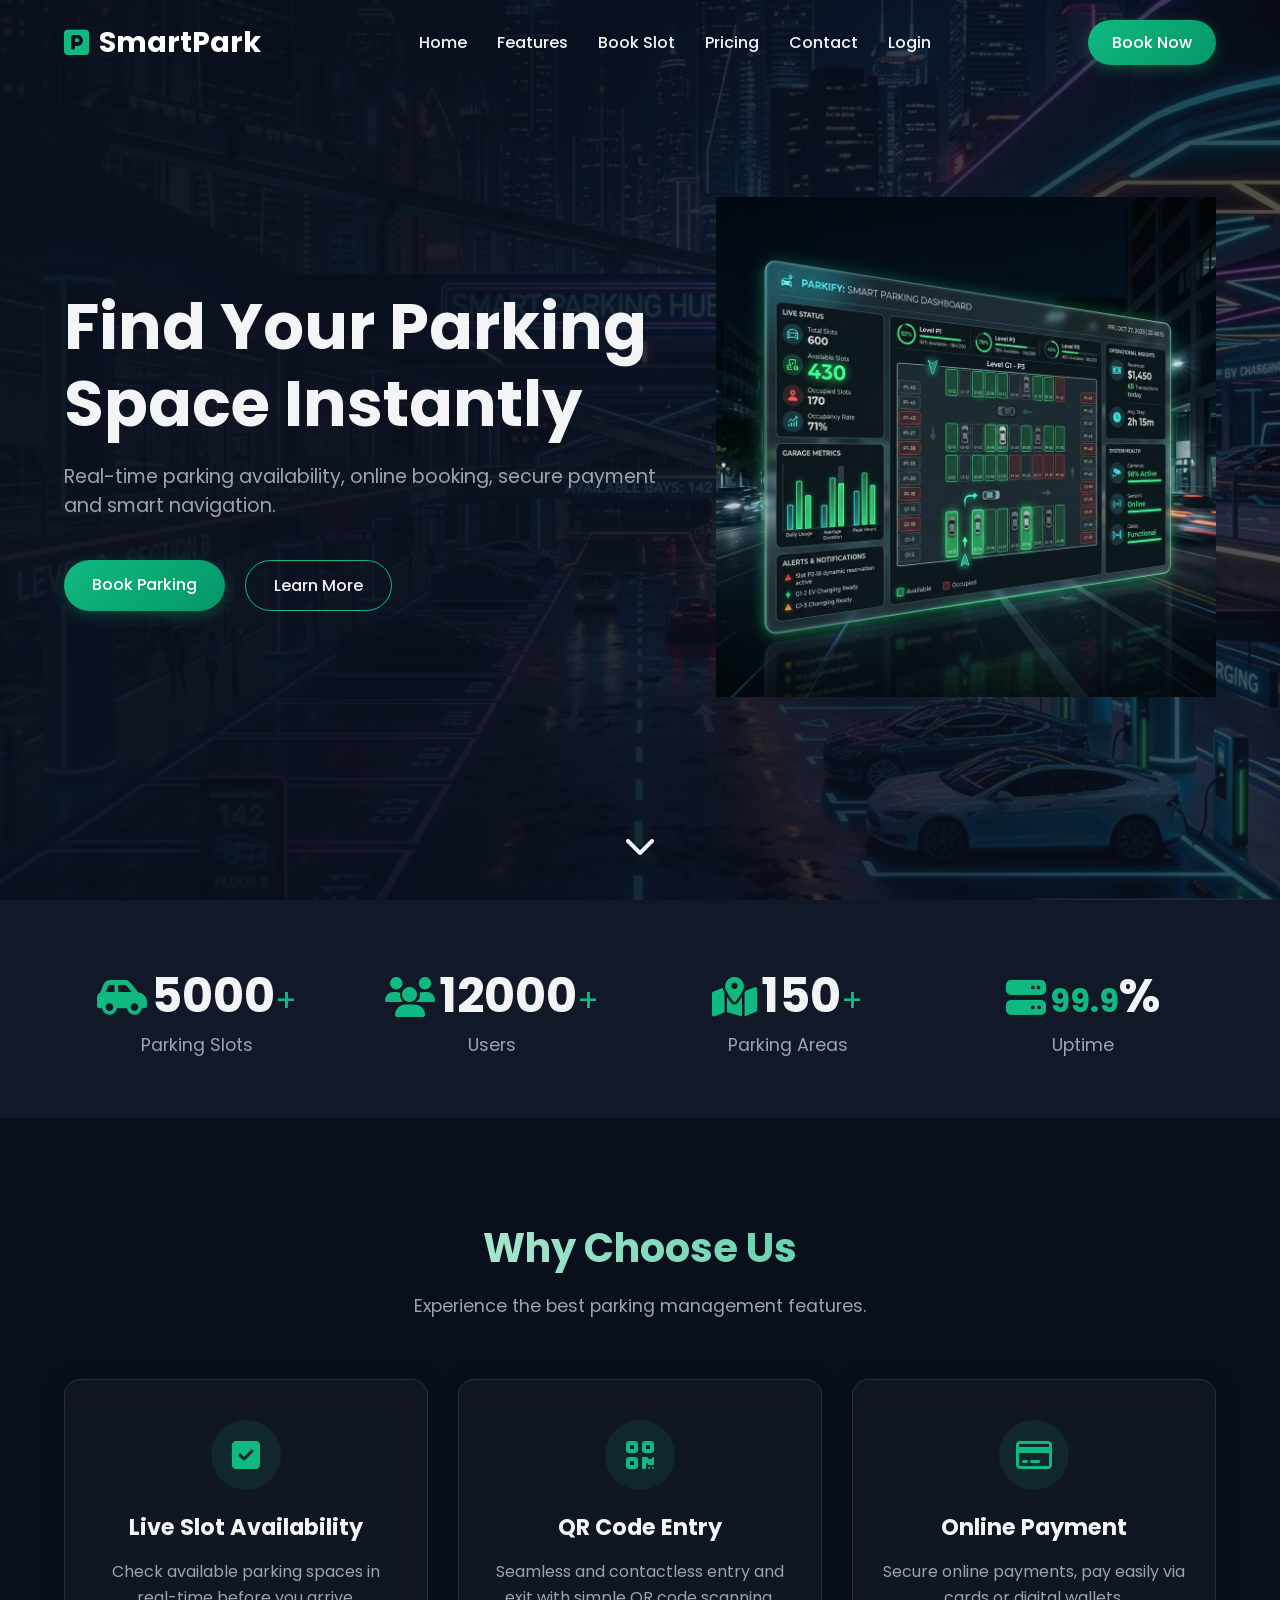
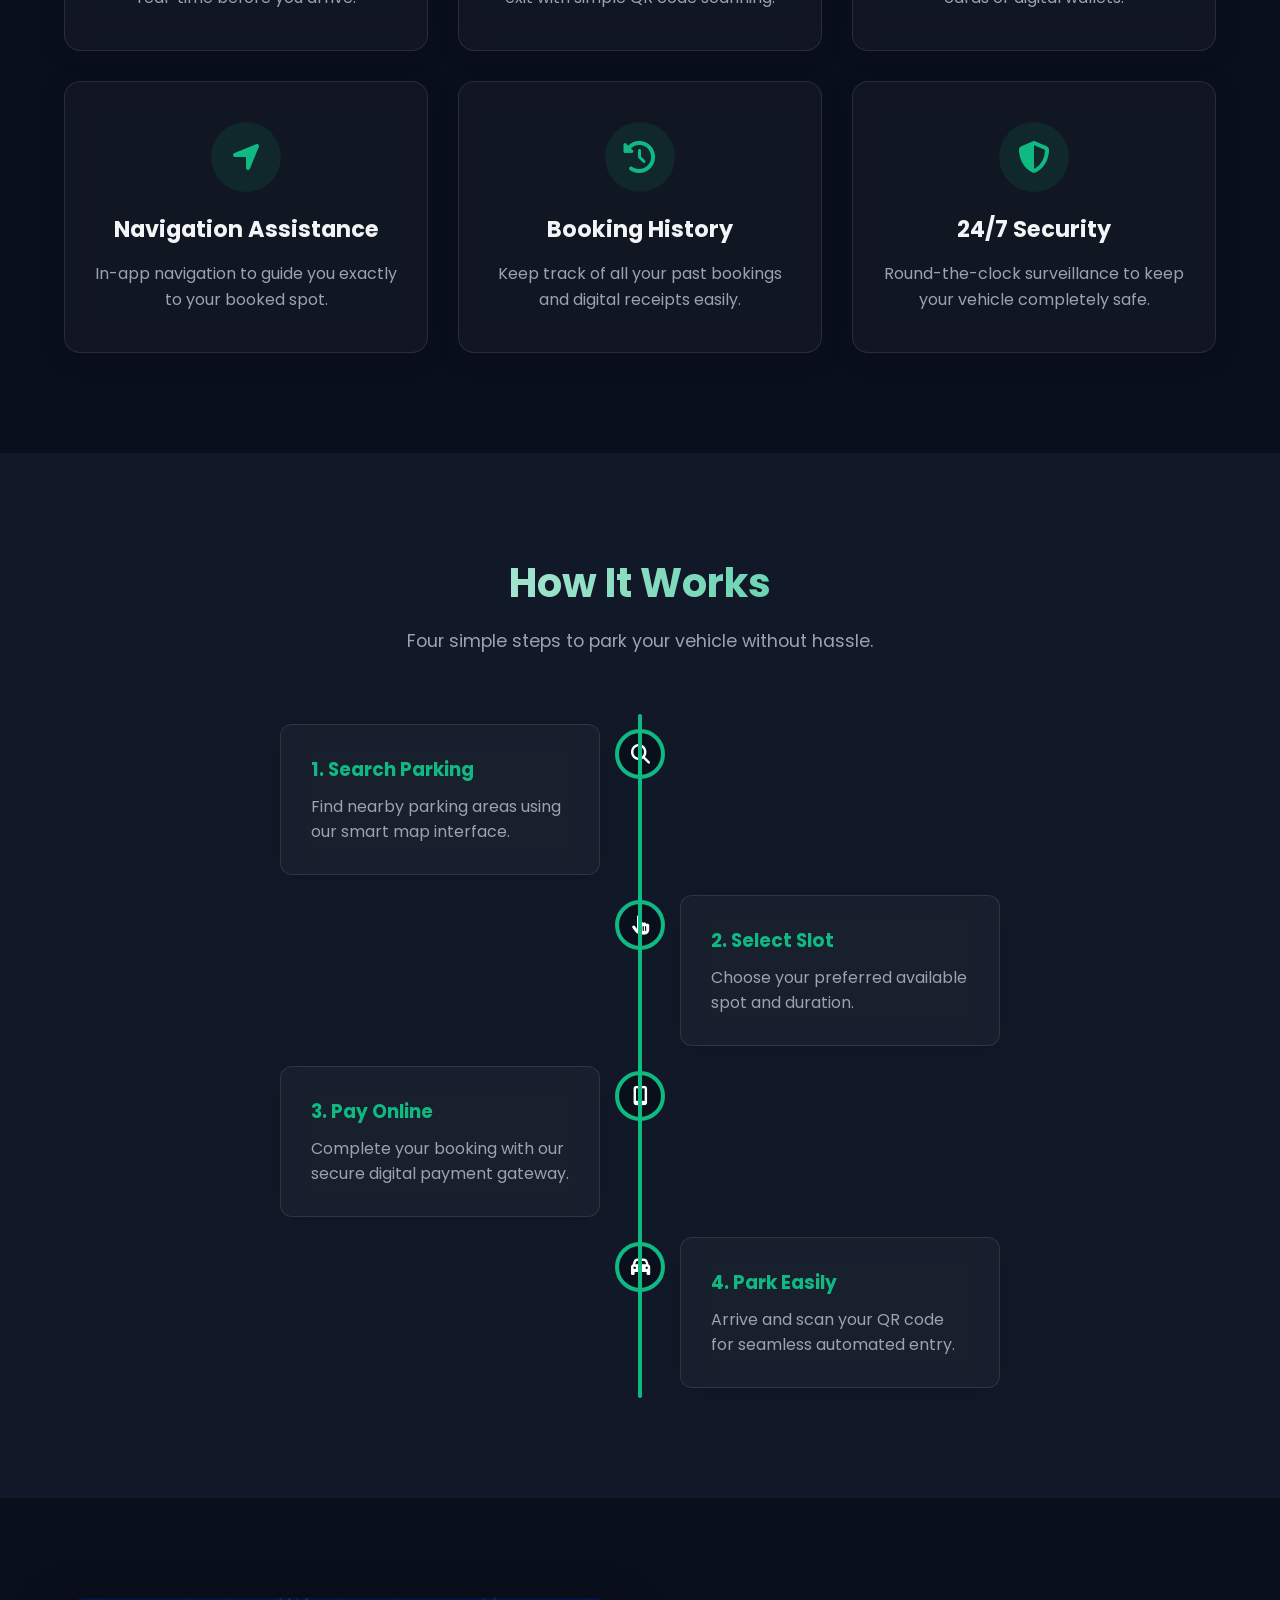
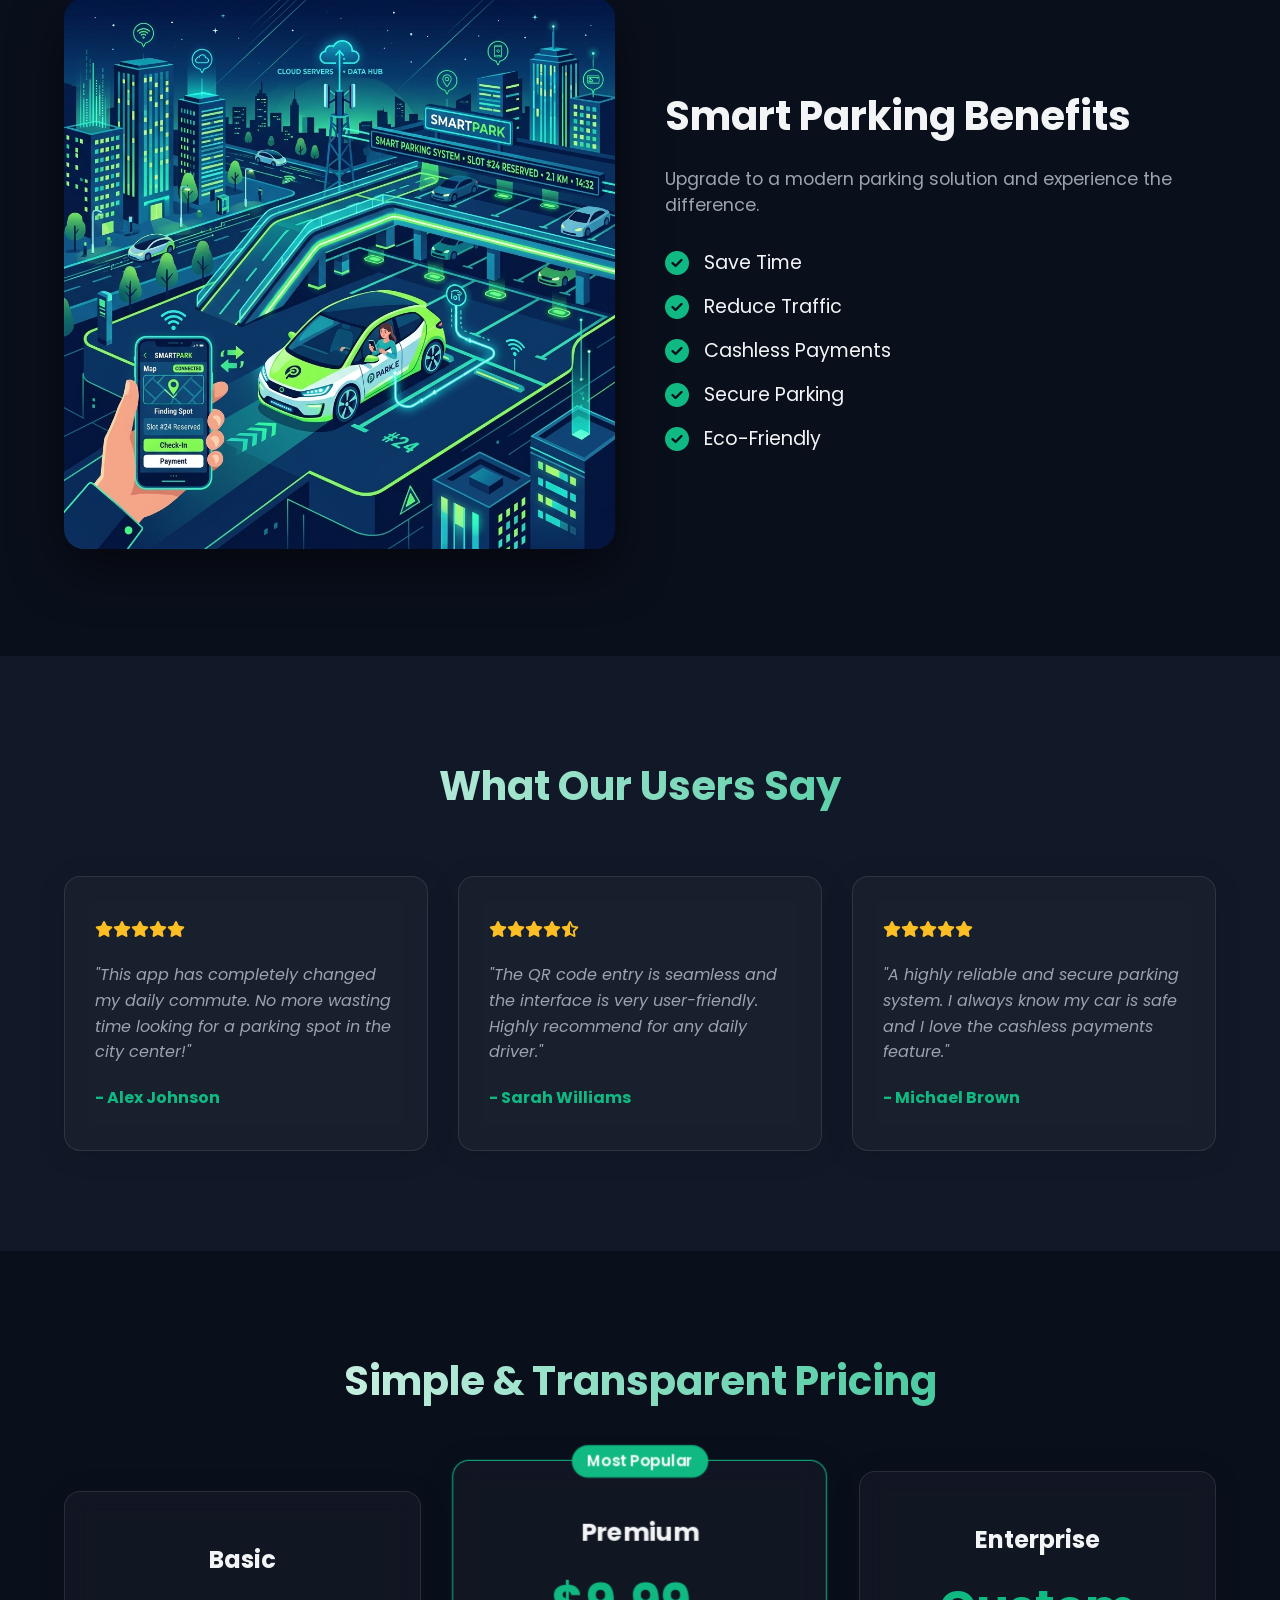
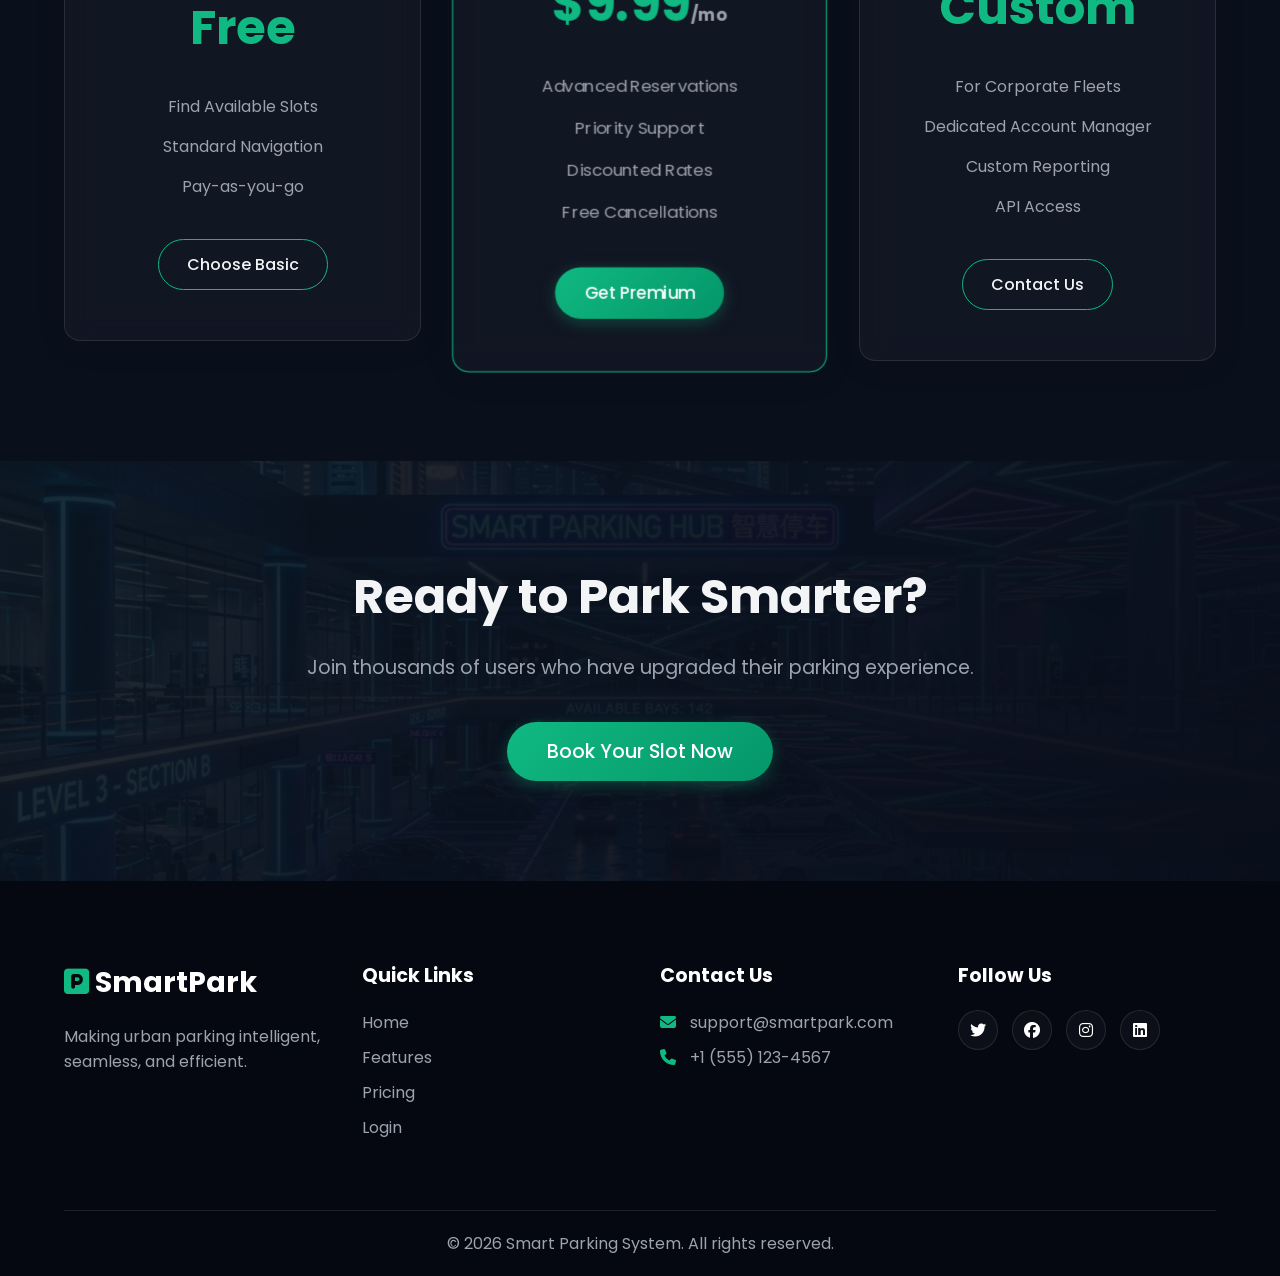
<file: index.html>
<!DOCTYPE html>
<html lang="en">
<head>
  <meta charset="UTF-8">
  <meta name="viewport" content="width=device-width, initial-scale=1.0">
  <title>Smart Parking System - Modern Solution</title>
  
  <!-- Google Fonts -->
  <link href="https://fonts.googleapis.com/css2?family=Poppins:wght@300;400;500;600;700&display=swap" rel="stylesheet">
  <!-- Font Awesome -->
  <link rel="stylesheet" href="https://cdnjs.cloudflare.com/ajax/libs/font-awesome/6.4.0/css/all.min.css">
  <!-- AOS Animation CSS -->
  <link href="https://unpkg.com/aos@2.3.1/dist/aos.css" rel="stylesheet">
  <!-- Custom CSS -->
  <link rel="stylesheet" href="style.css">
</head>
<body>

  <!-- Navigation Bar -->
  <nav class="navbar" id="navbar">
    <div class="logo">
      <i class="fa-solid fa-square-parking"></i> SmartPark
    </div>
    <ul class="nav-links">
      <li><a href="#home">Home</a></li>
      <li><a href="#features">Features</a></li>
      <li><a href="#how-it-works">Book Slot</a></li>
      <li><a href="#pricing">Pricing</a></li>
      <li><a href="#contact">Contact</a></li>
      <li><a href="Auth.html" class="login-btn">Login</a></li>
    </ul>
    <a href="booking.html" class="btn-primary nav-btn">Book Now</a>
    <div class="menu-toggle"><i class="fa-solid fa-bars"></i></div>
  </nav>

  <!-- Hero Section -->
  <section id="home" class="hero">
    <div class="hero-overlay"></div>
    <div class="hero-content" data-aos="fade-up">
      <h1>Find Your Parking Space Instantly</h1>
      <p>Real-time parking availability, online booking, secure payment and smart navigation.</p>
      <div class="hero-buttons">
        <a href="booking.html" class="btn-primary">Book Parking</a>
        <a href="#features" class="btn-secondary">Learn More</a>
      </div>
    </div>
    <div class="hero-image" data-aos="fade-left">
      <img src="assets/smart_parking_dash.png" alt="Smart Parking Dashboard">
    </div>
    <div class="scroll-down">
      <a href="#stats"><i class="fa-solid fa-chevron-down"></i></a>
    </div>
  </section>

  <!-- Statistics Section -->
  <section id="stats" class="stats">
    <div class="stat-item" data-aos="zoom-in" data-aos-delay="100">
      <i class="fa-solid fa-car-side"></i>
      <h2 class="counter" data-target="5000">0</h2><span>+</span>
      <p>Parking Slots</p>
    </div>
    <div class="stat-item" data-aos="zoom-in" data-aos-delay="200">
      <i class="fa-solid fa-users"></i>
      <h2 class="counter" data-target="12000">0</h2><span>+</span>
      <p>Users</p>
    </div>
    <div class="stat-item" data-aos="zoom-in" data-aos-delay="300">
      <i class="fa-solid fa-map-location-dot"></i>
      <h2 class="counter" data-target="150">0</h2><span>+</span>
      <p>Parking Areas</p>
    </div>
    <div class="stat-item" data-aos="zoom-in" data-aos-delay="400">
      <i class="fa-solid fa-server"></i>
      <h2><span class="counter" data-target="99.9">0</span>%</h2>
      <p>Uptime</p>
    </div>
  </section>

  <!-- Features Section -->
  <section id="features" class="features">
    <div class="section-title" data-aos="fade-up">
      <h2>Why Choose Us</h2>
      <p>Experience the best parking management features.</p>
    </div>
    <div class="features-grid">
      <div class="feature-card glass" data-aos="fade-up" data-aos-delay="100">
        <div class="icon-box"><i class="fa-solid fa-square-check"></i></div>
        <h3>Live Slot Availability</h3>
        <p>Check available parking spaces in real-time before you arrive.</p>
      </div>
      <div class="feature-card glass" data-aos="fade-up" data-aos-delay="200">
        <div class="icon-box"><i class="fa-solid fa-qrcode"></i></div>
        <h3>QR Code Entry</h3>
        <p>Seamless and contactless entry and exit with simple QR code scanning.</p>
      </div>
      <div class="feature-card glass" data-aos="fade-up" data-aos-delay="300">
        <div class="icon-box"><i class="fa-regular fa-credit-card"></i></div>
        <h3>Online Payment</h3>
        <p>Secure online payments, pay easily via cards or digital wallets.</p>
      </div>
      <div class="feature-card glass" data-aos="fade-up" data-aos-delay="400">
        <div class="icon-box"><i class="fa-solid fa-location-arrow"></i></div>
        <h3>Navigation Assistance</h3>
        <p>In-app navigation to guide you exactly to your booked spot.</p>
      </div>
      <div class="feature-card glass" data-aos="fade-up" data-aos-delay="500">
        <div class="icon-box"><i class="fa-solid fa-clock-rotate-left"></i></div>
        <h3>Booking History</h3>
        <p>Keep track of all your past bookings and digital receipts easily.</p>
      </div>
      <div class="feature-card glass" data-aos="fade-up" data-aos-delay="600">
        <div class="icon-box"><i class="fa-solid fa-shield-halved"></i></div>
        <h3>24/7 Security</h3>
        <p>Round-the-clock surveillance to keep your vehicle completely safe.</p>
      </div>
    </div>
  </section>

  <!-- How It Works Section -->
  <section id="how-it-works" class="how-it-works">
    <div class="section-title" data-aos="fade-up">
      <h2>How It Works</h2>
      <p>Four simple steps to park your vehicle without hassle.</p>
    </div>
    <div class="timeline">
      <div class="timeline-item" data-aos="fade-right">
        <div class="timeline-icon"><i class="fa-solid fa-magnifying-glass"></i></div>
        <div class="timeline-content glass">
          <h3>1. Search Parking</h3>
          <p>Find nearby parking areas using our smart map interface.</p>
        </div>
      </div>
      <div class="timeline-item" data-aos="fade-left">
        <div class="timeline-icon"><i class="fa-solid fa-hand-pointer"></i></div>
        <div class="timeline-content glass">
          <h3>2. Select Slot</h3>
          <p>Choose your preferred available spot and duration.</p>
        </div>
      </div>
      <div class="timeline-item" data-aos="fade-right">
        <div class="timeline-icon"><i class="fa-solid fa-mobile-screen-button"></i></div>
        <div class="timeline-content glass">
          <h3>3. Pay Online</h3>
          <p>Complete your booking with our secure digital payment gateway.</p>
        </div>
      </div>
      <div class="timeline-item" data-aos="fade-left">
        <div class="timeline-icon"><i class="fa-solid fa-car"></i></div>
        <div class="timeline-content glass">
          <h3>4. Park Easily</h3>
          <p>Arrive and scan your QR code for seamless automated entry.</p>
        </div>
      </div>
    </div>
  </section>

  <!-- Benefits Section -->
  <section id="benefits" class="benefits">
    <div class="benefits-container">
      <div class="benefits-image" data-aos="fade-right">
        <img src="assets/smart_parking_illustration.png" alt="Benefits Illustration">
      </div>
      <div class="benefits-content" data-aos="fade-left">
        <h2>Smart Parking Benefits</h2>
        <p>Upgrade to a modern parking solution and experience the difference.</p>
        <ul class="benefits-list">
          <li><i class="fa-solid fa-circle-check"></i> Save Time</li>
          <li><i class="fa-solid fa-circle-check"></i> Reduce Traffic</li>
          <li><i class="fa-solid fa-circle-check"></i> Cashless Payments</li>
          <li><i class="fa-solid fa-circle-check"></i> Secure Parking</li>
          <li><i class="fa-solid fa-circle-check"></i> Eco-Friendly</li>
        </ul>
      </div>
    </div>
  </section>

  <!-- Testimonials Section -->
  <section id="testimonials" class="testimonials">
    <div class="section-title" data-aos="fade-up">
      <h2>What Our Users Say</h2>
    </div>
    <div class="testimonials-grid">
      <div class="testimonial-card glass" data-aos="fade-up" data-aos-delay="100">
        <div class="stars"><i class="fa-solid fa-star"></i><i class="fa-solid fa-star"></i><i class="fa-solid fa-star"></i><i class="fa-solid fa-star"></i><i class="fa-solid fa-star"></i></div>
        <p>"This app has completely changed my daily commute. No more wasting time looking for a parking spot in the city center!"</p>
        <h4>- Alex Johnson</h4>
      </div>
      <div class="testimonial-card glass" data-aos="fade-up" data-aos-delay="200">
        <div class="stars"><i class="fa-solid fa-star"></i><i class="fa-solid fa-star"></i><i class="fa-solid fa-star"></i><i class="fa-solid fa-star"></i><i class="fa-solid fa-star-half-stroke"></i></div>
        <p>"The QR code entry is seamless and the interface is very user-friendly. Highly recommend for any daily driver."</p>
        <h4>- Sarah Williams</h4>
      </div>
      <div class="testimonial-card glass" data-aos="fade-up" data-aos-delay="300">
        <div class="stars"><i class="fa-solid fa-star"></i><i class="fa-solid fa-star"></i><i class="fa-solid fa-star"></i><i class="fa-solid fa-star"></i><i class="fa-solid fa-star"></i></div>
        <p>"A highly reliable and secure parking system. I always know my car is safe and I love the cashless payments feature."</p>
        <h4>- Michael Brown</h4>
      </div>
    </div>
  </section>

  <!-- Pricing Section -->
  <section id="pricing" class="pricing">
    <div class="section-title" data-aos="fade-up">
      <h2>Simple & Transparent Pricing</h2>
    </div>
    <div class="pricing-grid">
      <div class="price-card glass" data-aos="flip-left" data-aos-delay="100">
        <h3>Basic</h3>
        <div class="price">Free</div>
        <ul>
          <li>Find Available Slots</li>
          <li>Standard Navigation</li>
          <li>Pay-as-you-go</li>
        </ul>
        <a href="booking.html" class="btn-secondary">Choose Basic</a>
      </div>
      <div class="price-card premium glass" data-aos="flip-up" data-aos-delay="200">
        <div class="badge">Most Popular</div>
        <h3>Premium</h3>
        <div class="price">$9.99<span>/mo</span></div>
        <ul>
          <li>Advanced Reservations</li>
          <li>Priority Support</li>
          <li>Discounted Rates</li>
          <li>Free Cancellations</li>
        </ul>
        <a href="booking.html" class="btn-primary">Get Premium</a>
      </div>
      <div class="price-card glass" data-aos="flip-right" data-aos-delay="300">
        <h3>Enterprise</h3>
        <div class="price">Custom</div>
        <ul>
          <li>For Corporate Fleets</li>
          <li>Dedicated Account Manager</li>
          <li>Custom Reporting</li>
          <li>API Access</li>
        </ul>
        <a href="Content.html" class="btn-secondary">Contact Us</a>
      </div>
    </div>
  </section>

  <!-- CTA Section -->
  <section class="cta-section">
    <div class="cta-content" data-aos="zoom-in">
      <h2>Ready to Park Smarter?</h2>
      <p>Join thousands of users who have upgraded their parking experience.</p>
      <a href="booking.html" class="btn-primary btn-large">Book Your Slot Now</a>
    </div>
  </section>

  <!-- Footer -->
  <footer id="contact">
    <div class="footer-container">
      <div class="footer-brand">
        <h3><i class="fa-solid fa-square-parking"></i> SmartPark</h3>
        <p>Making urban parking intelligent, seamless, and efficient.</p>
      </div>
      <div class="footer-links">
        <h4>Quick Links</h4>
        <ul>
          <li><a href="#home">Home</a></li>
          <li><a href="#features">Features</a></li>
          <li><a href="#pricing">Pricing</a></li>
          <li><a href="Auth.html">Login</a></li>
        </ul>
      </div>
      <div class="footer-contact">
        <h4>Contact Us</h4>
        <p><i class="fa-solid fa-envelope"></i> support@smartpark.com</p>
        <p><i class="fa-solid fa-phone"></i> +1 (555) 123-4567</p>
      </div>
      <div class="footer-social">
        <h4>Follow Us</h4>
        <div class="social-icons">
          <a href="#"><i class="fa-brands fa-twitter"></i></a>
          <a href="#"><i class="fa-brands fa-facebook"></i></a>
          <a href="#"><i class="fa-brands fa-instagram"></i></a>
          <a href="#"><i class="fa-brands fa-linkedin"></i></a>
        </div>
      </div>
    </div>
    <div class="footer-bottom">
      <p>&copy; 2026 Smart Parking System. All rights reserved.</p>
    </div>
  </footer>

  <!-- AOS Animation Script -->
  <script src="https://unpkg.com/aos@2.3.1/dist/aos.js"></script>
  <!-- Custom JS -->
  <script src="script.js"></script>
</body>
</html>
</file>
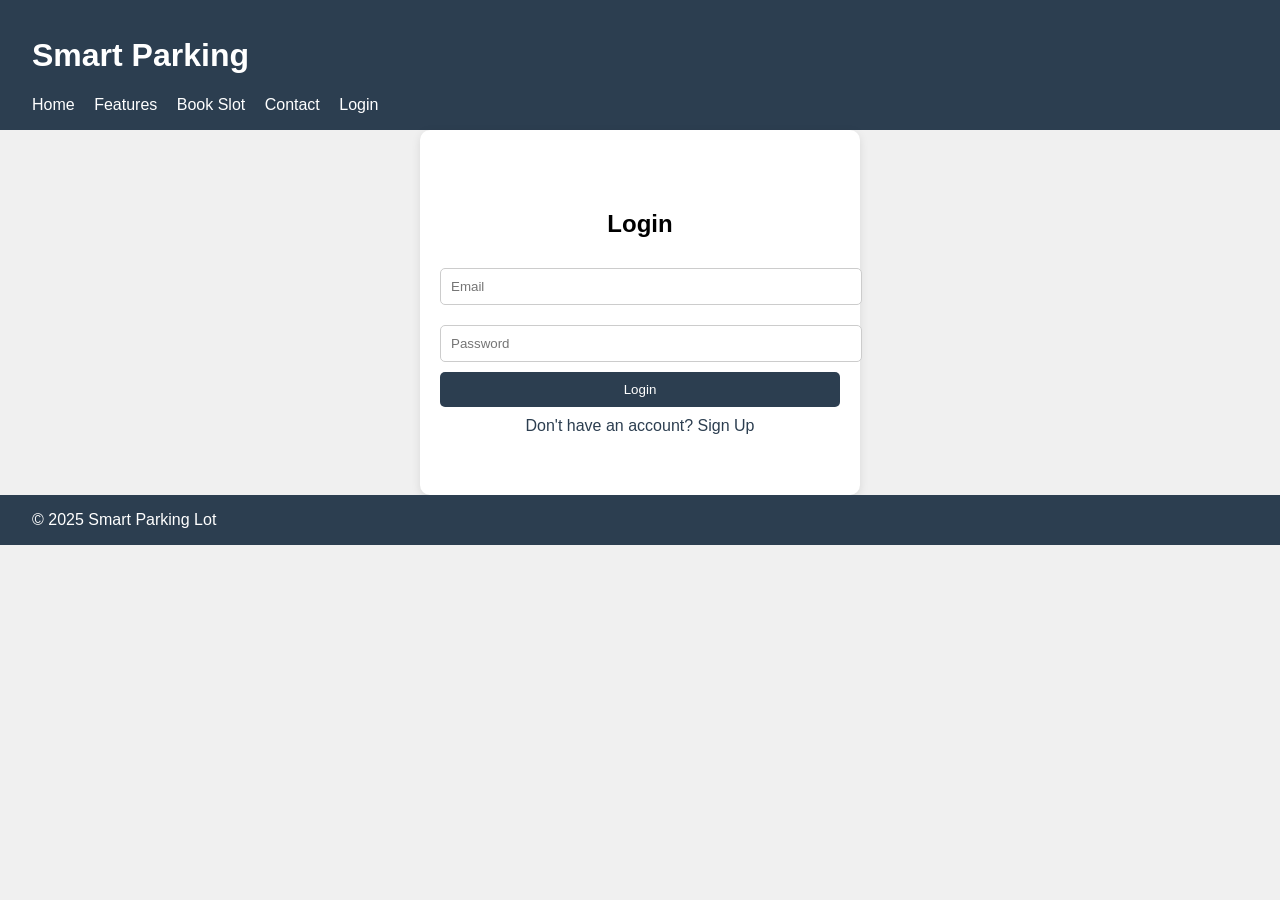
<file: Auth.html>
<!DOCTYPE html>
<html lang="en">
<head>
  <meta charset="UTF-8" />
  <meta name="viewport" content="width=device-width, initial-scale=1.0"/>
  <title>Login - Smart Parking</title>
  <style>
    body { margin: 0; font-family: sans-serif; background: #f0f0f0; }
    header, footer { background: #2c3e50; color: white; padding: 1rem 2rem; }
    nav a { color: white; margin-right: 15px; text-decoration: none; }
    .auth { padding: 60px 20px; max-width: 400px; margin: auto; background: white; border-radius: 10px; box-shadow: 0 3px 10px rgba(0,0,0,0.1); }
    h2 { text-align: center; }
    input { width: 100%; margin: 10px 0; padding: 10px; border-radius: 5px; border: 1px solid #ccc; }
    button { width: 100%; padding: 10px; background: #2c3e50; color: white; border: none; border-radius: 5px; }
    .toggle { text-align: center; margin-top: 10px; cursor: pointer; color: #2c3e50; }
  </style>
</head>
<body>
  <header>
    <h1>Smart Parking</h1>
    <nav>
      <a href="index.html">Home</a>
      <a href="features.html">Features</a>
      <a href="booking.html">Book Slot</a>

      <a href="Content.html">Contact</a>
      <a href="auth.html">Login</a>
    </nav>
  </header>

  <section class="auth" id="login">
    <h2>Login</h2>
    <input type="email" placeholder="Email" required />
    <input type="password" placeholder="Password" required />
    <button onclick="alert('Login successful!')">Login</button>
    <div class="toggle" onclick="switchForm()">Don't have an account? Sign Up</div>
  </section>

  <section class="auth" id="signup" style="display:none;">
    <h2>Signup</h2>
    <input type="text" placeholder="Full Name" required />
    <input type="email" placeholder="Email" required />
    <input type="password" placeholder="Password" required />
    <button onclick="alert('Signup successful!')">Register</button>
    <div class="toggle" onclick="switchForm()">Already have an account? Login</div>
  </section>

  <footer>&copy; 2025 Smart Parking Lot </footer>

  <script>
    function switchForm() {
      const login = document.getElementById("login");
      const signup = document.getElementById("signup");
      login.style.display = login.style.display === "none" ? "block" : "none";
      signup.style.display = signup.style.display === "none" ? "block" : "none";
    }
  </script>
</body>
</html>
</file>
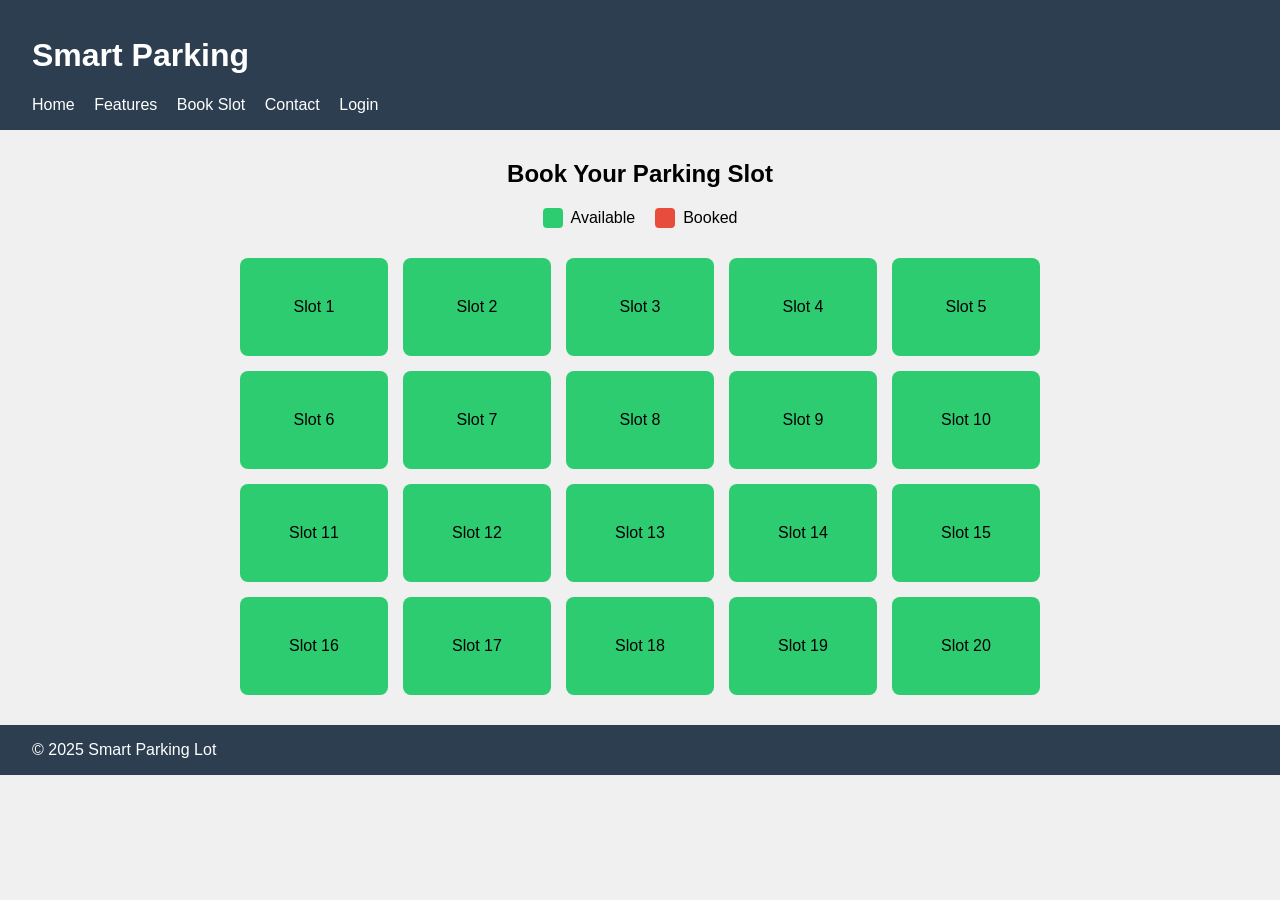
<file: booking.html>
<!DOCTYPE html>
<html lang="en">
<head>
  <meta charset="UTF-8" />
  <meta name="viewport" content="width=device-width, initial-scale=1.0"/>
  <title>Slot Booking - Smart Parking</title>
  <style>
    body { margin: 0; font-family: sans-serif; background: #f0f0f0; }
    header, footer { background: #2c3e50; color: white; padding: 1rem 2rem; }
    nav a { color: white; margin-right: 15px; text-decoration: none; }

    .container {
      max-width: 800px;
      margin: 30px auto;
      text-align: center;
    }

    .grid {
      display: grid;
      grid-template-columns: repeat(5, 1fr);
      gap: 15px;
      margin-top: 30px;
    }

    .slot {
      background: #2ecc71;
      padding: 40px 0;
      border-radius: 8px;
      cursor: pointer;
      transition: 0.3s;
    }

    .slot.booked {
      background: #e74c3c;
      cursor: not-allowed;
    }

    .legend {
      display: flex;
      justify-content: center;
      gap: 20px;
      margin-top: 20px;
    }

    .legend div {
      display: flex;
      align-items: center;
      gap: 8px;
    }

    .box {
      width: 20px;
      height: 20px;
      border-radius: 4px;
    }

    .available { background: #2ecc71; }
    .booked-color { background: #e74c3c; }
  </style>
</head>
<body>
  <header>
    <h1>Smart Parking</h1>
    <nav>
      <a href="index.html">Home</a>
      <a href="features.html">Features</a>
      <a href="booking.html">Book Slot</a>
      <a href="content.html">Contact</a>
      <a href="auth.html">Login</a>
    </nav>
  </header>

  <section class="container">
    <h2>Book Your Parking Slot</h2>
    <div class="legend">
      <div><div class="box available"></div> Available</div>
      <div><div class="box booked-color"></div> Booked</div>
    </div>
    <div class="grid" id="slotGrid">
      <!-- Slots will be generated here -->
    </div>
  </section>

  <footer>&copy; 2025 Smart Parking Lot</footer>

  <script>
    const slotGrid = document.getElementById("slotGrid");
    const totalSlots = 20;

    for (let i = 1; i <= totalSlots; i++) {
      const slot = document.createElement("div");
      slot.className = "slot";
      slot.textContent = `Slot ${i}`;
      slot.addEventListener("click", () => {
        if (!slot.classList.contains("booked")) {
          if (confirm(`Confirm booking for Slot ${i}?`)) {
            slot.classList.add("booked");
            alert(`Slot ${i} successfully booked!`);
          }
        } else {
          alert(`Slot ${i} is already booked.`);
        }
      });
      slotGrid.appendChild(slot);
    }
  </script>
</body>
</html>
</file>
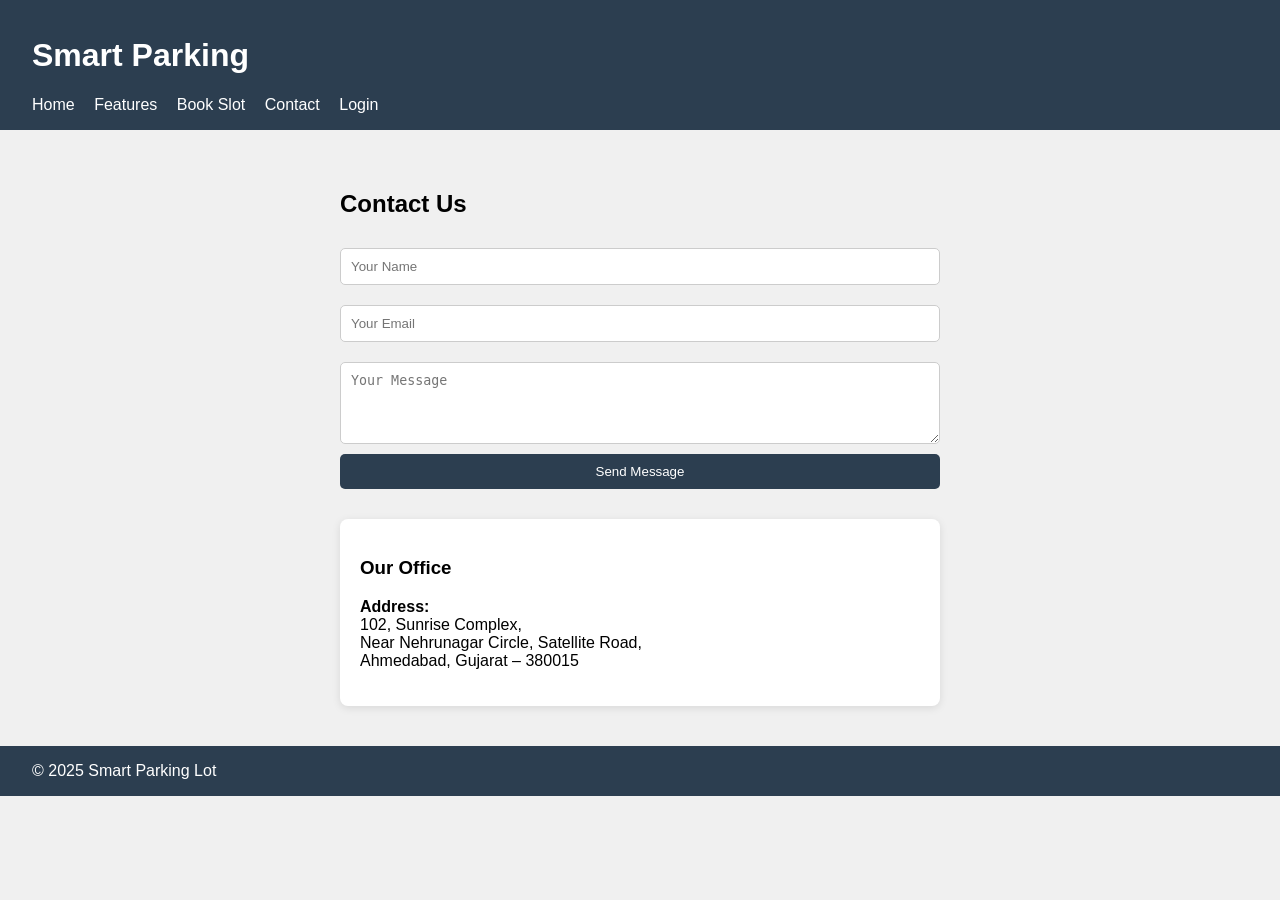
<file: Content.html>
<!DOCTYPE html>
<html lang="en">
<head>
  <meta charset="UTF-8" />
  <meta name="viewport" content="width=device-width, initial-scale=1.0"/>
  <title>Contact - Smart Parking</title>
  <style>
    body { margin: 0; font-family: sans-serif; background: #f0f0f0; }
    header, footer { background: #2c3e50; color: white; padding: 1rem 2rem; }
    nav a { color: white; margin-right: 15px; text-decoration: none; }
    .form-section { padding: 40px 20px; max-width: 600px; margin: auto; }
    form { display: flex; flex-direction: column; }
    input, textarea { margin: 10px 0; padding: 10px; border-radius: 5px; border: 1px solid #ccc; }
    button { padding: 10px; background-color: #2c3e50; color: white; border: none; border-radius: 5px; }
    .address-box { margin-top: 30px; padding: 20px; background: white; border-radius: 8px; box-shadow: 0 2px 8px rgba(0,0,0,0.1); }
  </style>
</head>
<body>
  <header>
    <h1>Smart Parking</h1>
    <nav>
      <a href="index.html">Home</a>
      <a href="features.html">Features</a>
      <a href="booking.html">Book Slot</a>
      <a href="Content.html">Contact</a>
      <a href="auth.html">Login</a>
    </nav>
  </header>

  <section class="form-section">
    <h2>Contact Us</h2>
    <form onsubmit="submitForm(event)">
      <input type="text" placeholder="Your Name" required />
      <input type="email" placeholder="Your Email" required />
      <textarea rows="4" placeholder="Your Message" required></textarea>
      <button type="submit">Send Message</button>
    </form>

    <div class="address-box">
      <h3>Our Office</h3>
      <p><strong>Address:</strong><br>
         102, Sunrise Complex,<br>
         Near Nehrunagar Circle, Satellite Road,<br>
         Ahmedabad, Gujarat – 380015
      </p>
    </div>
  </section>

  <footer>&copy; 2025 Smart Parking Lot</footer>

  <script>
    function submitForm(e) {
      e.preventDefault();
      alert("Thanks for contacting us!");
      e.target.reset();
    }
  </script>
</body>
</html>
</file>
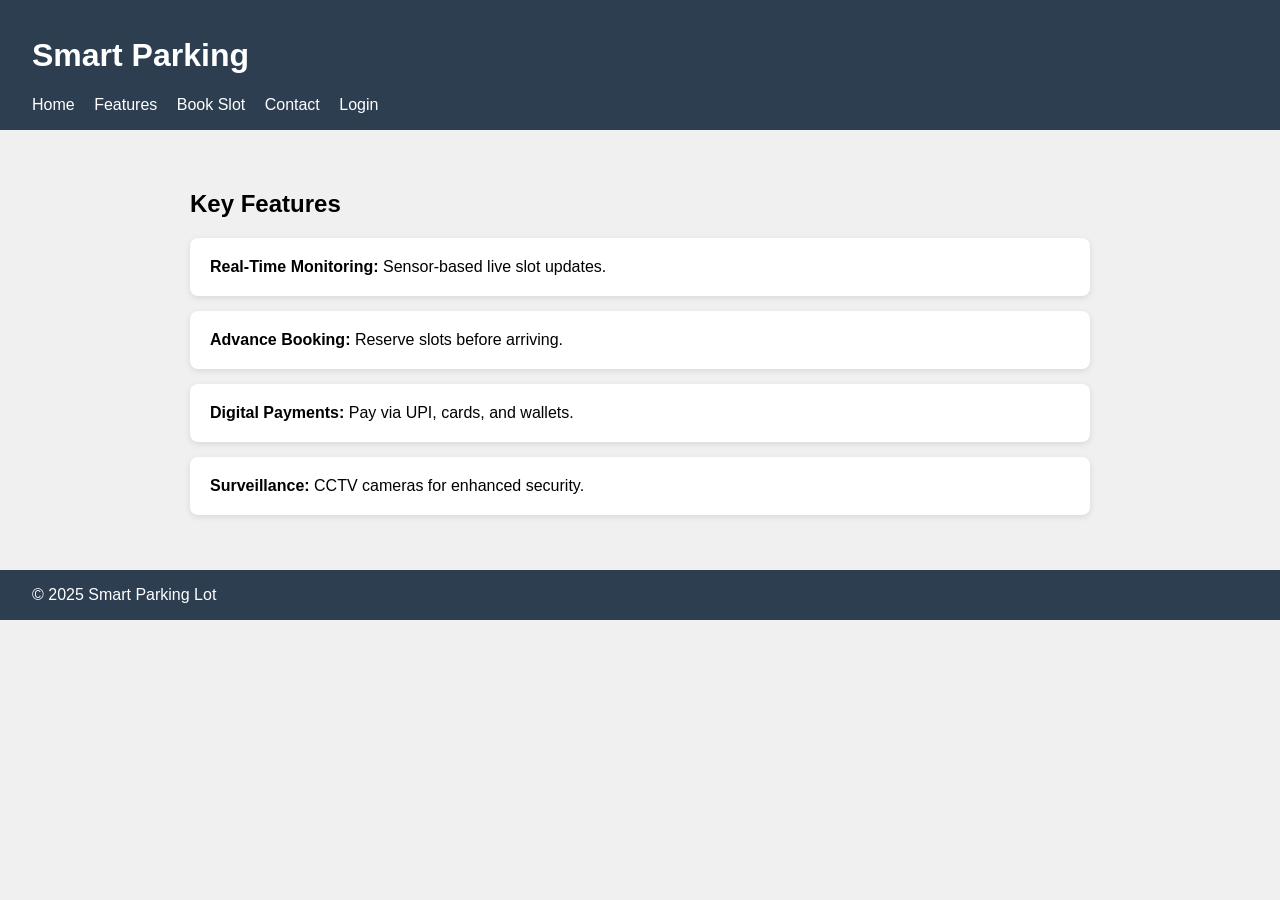
<file: Features.html>
<!DOCTYPE html>
<html lang="en">
<head>
  <meta charset="UTF-8" />
  <meta name="viewport" content="width=device-width, initial-scale=1.0"/>
  <title>Smart Parking - Features</title>
  <style>
    body { margin: 0; font-family: sans-serif; background: #f0f0f0; }
    header, footer { background: #2c3e50; color: white; padding: 1rem 2rem; }
    nav a { color: white; margin-right: 15px; text-decoration: none; }
    .section { padding: 40px 20px; max-width: 900px; margin: auto; }
    .card { background: white; padding: 20px; margin: 15px 0; border-radius: 8px; box-shadow: 0 2px 6px rgba(0,0,0,0.1); }
  </style>
</head>
<body>
  <header>
    <h1>Smart Parking</h1>
    <nav>
      <a href="index.html">Home</a>
      <a href="features.html">Features</a>
      <a href="booking.html">Book Slot</a>

      <a href="Content.html">Contact</a>
      <a href="auth.html">Login</a>
    </nav>
  </header>

  <section class="section">
    <h2>Key Features</h2>
    <div class="card"><strong>Real-Time Monitoring:</strong> Sensor-based live slot updates.</div>
    <div class="card"><strong>Advance Booking:</strong> Reserve slots before arriving.</div>
    <div class="card"><strong>Digital Payments:</strong> Pay via UPI, cards, and wallets.</div>
    <div class="card"><strong>Surveillance:</strong> CCTV cameras for enhanced security.</div>
  </section>

  <footer>&copy; 2025 Smart Parking Lot</footer>
</body>
</html>
</file>
<file: style.css>
/* Base Styles & Variables */
:root {
  --primary-color: #10b981;
  --primary-hover: #059669;
  --bg-dark: #0a0f1c;
  --bg-lighter: #111827;
  --text-light: #f3f4f6;
  --text-muted: #9ca3af;
  --glass-bg: rgba(255, 255, 255, 0.03);
  --glass-border: rgba(255, 255, 255, 0.1);
  --font-family: 'Poppins', sans-serif;
}

* {
  margin: 0;
  padding: 0;
  box-sizing: border-box;
}

html {
  scroll-behavior: smooth;
}

body {
  font-family: var(--font-family);
  background-color: var(--bg-dark);
  color: var(--text-light);
  overflow-x: hidden;
}

/* Custom Scrollbar */
::-webkit-scrollbar {
  width: 10px;
}
::-webkit-scrollbar-track {
  background: var(--bg-dark);
}
::-webkit-scrollbar-thumb {
  background: #374151;
  border-radius: 5px;
}
::-webkit-scrollbar-thumb:hover {
  background: var(--primary-color);
}

/* Reusable Classes */
.glass {
  background: var(--glass-bg);
  backdrop-filter: blur(12px);
  -webkit-backdrop-filter: blur(12px);
  border: 1px solid var(--glass-border);
  border-radius: 16px;
  box-shadow: 0 4px 30px rgba(0, 0, 0, 0.1);
}

.btn-primary, .btn-secondary {
  display: inline-block;
  padding: 12px 28px;
  border-radius: 30px;
  font-weight: 500;
  text-decoration: none;
  transition: all 0.3s ease;
  cursor: pointer;
  border: none;
}

.btn-primary {
  background: linear-gradient(135deg, #10b981, #059669);
  color: #fff;
  box-shadow: 0 4px 15px rgba(16, 185, 129, 0.3);
}

.btn-primary:hover {
  transform: translateY(-2px);
  box-shadow: 0 6px 20px rgba(16, 185, 129, 0.5);
}

.btn-secondary {
  background: transparent;
  color: var(--text-light);
  border: 1px solid var(--primary-color);
}

.btn-secondary:hover {
  background: rgba(16, 185, 129, 0.1);
  transform: translateY(-2px);
}

.section-title {
  text-align: center;
  margin-bottom: 60px;
}

.section-title h2 {
  font-size: 2.5rem;
  margin-bottom: 15px;
  background: linear-gradient(to right, #fff, var(--primary-color));
  -webkit-background-clip: text;
  -webkit-text-fill-color: transparent;
}

.section-title p {
  color: var(--text-muted);
  font-size: 1.1rem;
}

/* Navbar */
.navbar {
  position: fixed;
  top: 0;
  width: 100%;
  padding: 20px 5%;
  display: flex;
  justify-content: space-between;
  align-items: center;
  z-index: 1000;
  transition: all 0.4s ease;
}

.navbar.scrolled {
  background: rgba(10, 15, 28, 0.85);
  backdrop-filter: blur(10px);
  padding: 15px 5%;
  border-bottom: 1px solid var(--glass-border);
}

.logo {
  font-size: 1.8rem;
  font-weight: 700;
  color: #fff;
  display: flex;
  align-items: center;
  gap: 10px;
}

.logo i {
  color: var(--primary-color);
}

.nav-links {
  display: flex;
  list-style: none;
  gap: 30px;
}

.nav-links li a {
  color: var(--text-light);
  text-decoration: none;
  font-weight: 500;
  transition: color 0.3s;
  position: relative;
}

.nav-links li a::after {
  content: '';
  position: absolute;
  width: 0;
  height: 2px;
  bottom: -5px;
  left: 0;
  background-color: var(--primary-color);
  transition: width 0.3s;
}

.nav-links li a:hover::after {
  width: 100%;
}

.nav-links li a:hover {
  color: var(--primary-color);
}

.nav-btn {
  padding: 10px 24px;
}

.menu-toggle {
  display: none;
  font-size: 1.5rem;
  cursor: pointer;
}

/* Hero Section */
.hero {
  height: 100vh;
  position: relative;
  display: flex;
  align-items: center;
  justify-content: space-between;
  padding: 0 5%;
  background: url('assets/parking_lot_bg.png') no-repeat center center/cover;
}

.hero-overlay {
  position: absolute;
  top: 0;
  left: 0;
  width: 100%;
  height: 100%;
  background: linear-gradient(to right, rgba(10, 15, 28, 0.95) 30%, rgba(10, 15, 28, 0.7));
  z-index: 1;
}

.hero-content, .hero-image, .scroll-down {
  position: relative;
  z-index: 2;
}

.hero-content {
  max-width: 600px;
}

.hero-content h1 {
  font-size: 4rem;
  line-height: 1.2;
  margin-bottom: 20px;
}

.hero-content p {
  font-size: 1.2rem;
  color: var(--text-muted);
  margin-bottom: 40px;
}

.hero-buttons {
  display: flex;
  gap: 20px;
}

.hero-image img {
  width: 500px;
  animation: float 6s ease-in-out infinite;
}

@keyframes float {
  0% { transform: translateY(0); }
  50% { transform: translateY(-20px); }
  100% { transform: translateY(0); }
}

.scroll-down {
  position: absolute;
  bottom: 30px;
  left: 50%;
  transform: translateX(-50%);
  animation: bounce 2s infinite;
}

.scroll-down a {
  color: var(--text-light);
  font-size: 2rem;
}

@keyframes bounce {
  0%, 20%, 50%, 80%, 100% { transform: translateY(0); }
  40% { transform: translateY(-15px); }
  60% { transform: translateY(-7px); }
}

/* Stats Section */
.stats {
  padding: 60px 5%;
  display: grid;
  grid-template-columns: repeat(auto-fit, minmax(200px, 1fr));
  gap: 30px;
  background-color: var(--bg-lighter);
  text-align: center;
}

.stat-item i {
  font-size: 2.5rem;
  color: var(--primary-color);
  margin-bottom: 15px;
}

.stat-item h2 {
  font-size: 3rem;
  display: inline-block;
}

.stat-item span {
  font-size: 2rem;
  color: var(--primary-color);
}

.stat-item p {
  color: var(--text-muted);
  font-size: 1.1rem;
}

/* Features Section */
.features {
  padding: 100px 5%;
}

.features-grid {
  display: grid;
  grid-template-columns: repeat(auto-fit, minmax(300px, 1fr));
  gap: 30px;
}

.feature-card {
  padding: 40px 30px;
  text-align: center;
  transition: transform 0.4s ease, box-shadow 0.4s ease;
}

.feature-card:hover {
  transform: translateY(-10px);
  box-shadow: 0 10px 40px rgba(16, 185, 129, 0.1);
  border-color: rgba(16, 185, 129, 0.3);
}

.icon-box {
  width: 70px;
  height: 70px;
  background: rgba(16, 185, 129, 0.1);
  border-radius: 50%;
  display: flex;
  align-items: center;
  justify-content: center;
  margin: 0 auto 20px;
  color: var(--primary-color);
  font-size: 2rem;
  transition: all 0.3s;
}

.feature-card:hover .icon-box {
  background: var(--primary-color);
  color: #fff;
}

.feature-card h3 {
  margin-bottom: 15px;
  font-size: 1.4rem;
}

.feature-card p {
  color: var(--text-muted);
  line-height: 1.6;
}

/* How It Works (Timeline) */
.how-it-works {
  padding: 100px 5%;
  background-color: var(--bg-lighter);
}

.timeline {
  position: relative;
  max-width: 800px;
  margin: 0 auto;
}

.timeline::after {
  content: '';
  position: absolute;
  width: 4px;
  background-color: var(--primary-color);
  top: 0;
  bottom: 0;
  left: 50%;
  margin-left: -2px;
  border-radius: 2px;
}

.timeline-item {
  padding: 10px 40px;
  position: relative;
  width: 50%;
}

.timeline-item:nth-child(odd) {
  left: 0;
}

.timeline-item:nth-child(even) {
  left: 50%;
}

.timeline-icon {
  position: absolute;
  width: 50px;
  height: 50px;
  right: -25px;
  background-color: var(--bg-dark);
  border: 4px solid var(--primary-color);
  top: 15px;
  border-radius: 50%;
  z-index: 1;
  display: flex;
  align-items: center;
  justify-content: center;
  font-size: 1.2rem;
  color: #fff;
}

.timeline-item:nth-child(even) .timeline-icon {
  left: -25px;
}

.timeline-content {
  padding: 30px;
  border-radius: 12px;
}

.timeline-content h3 {
  margin-bottom: 10px;
  color: var(--primary-color);
}

.timeline-content p {
  color: var(--text-muted);
}

/* Benefits */
.benefits {
  padding: 100px 5%;
}

.benefits-container {
  display: flex;
  align-items: center;
  gap: 50px;
}

.benefits-image {
  flex: 1;
}

.benefits-image img {
  width: 100%;
  max-width: 600px;
  border-radius: 20px;
  box-shadow: 0 20px 50px rgba(0,0,0,0.5);
}

.benefits-content {
  flex: 1;
}

.benefits-content h2 {
  font-size: 2.5rem;
  margin-bottom: 20px;
}

.benefits-content p {
  color: var(--text-muted);
  font-size: 1.1rem;
  margin-bottom: 30px;
}

.benefits-list {
  list-style: none;
}

.benefits-list li {
  font-size: 1.2rem;
  margin-bottom: 15px;
  display: flex;
  align-items: center;
  gap: 15px;
}

.benefits-list i {
  color: var(--primary-color);
  font-size: 1.5rem;
}

/* Testimonials */
.testimonials {
  padding: 100px 5%;
  background-color: var(--bg-lighter);
}

.testimonials-grid {
  display: grid;
  grid-template-columns: repeat(auto-fit, minmax(300px, 1fr));
  gap: 30px;
}

.testimonial-card {
  padding: 40px 30px;
}

.stars {
  color: #fbbf24;
  margin-bottom: 20px;
}

.testimonial-card p {
  font-style: italic;
  color: var(--text-muted);
  margin-bottom: 20px;
  line-height: 1.6;
}

.testimonial-card h4 {
  color: var(--primary-color);
}

/* Pricing */
.pricing {
  padding: 100px 5%;
}

.pricing-grid {
  display: grid;
  grid-template-columns: repeat(auto-fit, minmax(300px, 1fr));
  gap: 40px;
  align-items: center;
}

.price-card {
  padding: 50px 30px;
  text-align: center;
  position: relative;
  transition: transform 0.3s;
}

.price-card:hover {
  transform: translateY(-10px);
}

.price-card.premium {
  border: 1px solid var(--primary-color);
  transform: scale(1.05);
}

.price-card.premium:hover {
  transform: scale(1.05) translateY(-10px);
}

.badge {
  position: absolute;
  top: -15px;
  left: 50%;
  transform: translateX(-50%);
  background: var(--primary-color);
  color: white;
  padding: 5px 15px;
  border-radius: 20px;
  font-size: 0.9rem;
  font-weight: 600;
}

.price-card h3 {
  font-size: 1.5rem;
  margin-bottom: 15px;
}

.price {
  font-size: 3rem;
  font-weight: 700;
  margin-bottom: 30px;
  color: var(--primary-color);
}

.price span {
  font-size: 1rem;
  color: var(--text-muted);
}

.price-card ul {
  list-style: none;
  margin-bottom: 40px;
}

.price-card ul li {
  margin-bottom: 15px;
  color: var(--text-muted);
}

/* CTA Section */
.cta-section {
  padding: 100px 5%;
  background: linear-gradient(135deg, rgba(16, 185, 129, 0.2), rgba(10, 15, 28, 1)), url('assets/parking_lot_bg.png') no-repeat center/cover;
  text-align: center;
  position: relative;
}

.cta-section::before {
  content: '';
  position: absolute;
  top: 0; left: 0; width: 100%; height: 100%;
  background: rgba(10, 15, 28, 0.85);
}

.cta-content {
  position: relative;
  z-index: 2;
  max-width: 700px;
  margin: 0 auto;
}

.cta-content h2 {
  font-size: 3rem;
  margin-bottom: 20px;
}

.cta-content p {
  font-size: 1.2rem;
  color: var(--text-muted);
  margin-bottom: 40px;
}

.btn-large {
  font-size: 1.2rem;
  padding: 15px 40px;
}

/* Footer */
footer {
  background-color: #050811;
  padding: 80px 5% 20px;
}

.footer-container {
  display: grid;
  grid-template-columns: repeat(auto-fit, minmax(200px, 1fr));
  gap: 40px;
  margin-bottom: 60px;
}

.footer-brand h3 {
  font-size: 1.8rem;
  color: #fff;
  margin-bottom: 20px;
}

.footer-brand i {
  color: var(--primary-color);
}

.footer-brand p {
  color: var(--text-muted);
}

.footer-links h4, .footer-contact h4, .footer-social h4 {
  font-size: 1.2rem;
  margin-bottom: 20px;
  color: #fff;
}

.footer-links ul {
  list-style: none;
}

.footer-links li {
  margin-bottom: 10px;
}

.footer-links a {
  color: var(--text-muted);
  text-decoration: none;
  transition: color 0.3s;
}

.footer-links a:hover {
  color: var(--primary-color);
}

.footer-contact p {
  color: var(--text-muted);
  margin-bottom: 10px;
}

.footer-contact i {
  margin-right: 10px;
  color: var(--primary-color);
}

.social-icons a {
  display: inline-block;
  width: 40px;
  height: 40px;
  background: var(--glass-bg);
  border: 1px solid var(--glass-border);
  border-radius: 50%;
  text-align: center;
  line-height: 40px;
  color: #fff;
  margin-right: 10px;
  transition: all 0.3s;
}

.social-icons a:hover {
  background: var(--primary-color);
  transform: translateY(-3px);
}

.footer-bottom {
  text-align: center;
  padding-top: 20px;
  border-top: 1px solid var(--glass-border);
  color: var(--text-muted);
}

/* Responsive Design */
@media (max-width: 992px) {
  .hero-content h1 {
    font-size: 3rem;
  }
  .hero-image img {
    width: 400px;
  }
  .benefits-container {
    flex-direction: column;
  }
  .timeline::after {
    left: 31px;
  }
  .timeline-item {
    width: 100%;
    padding-left: 80px;
    padding-right: 0;
  }
  .timeline-item:nth-child(even) {
    left: 0;
  }
  .timeline-icon {
    left: 6px !important;
  }
  .price-card.premium {
    transform: scale(1);
  }
  .price-card.premium:hover {
    transform: translateY(-10px);
  }
}

@media (max-width: 768px) {
  .nav-links {
    display: none;
    position: absolute;
    top: 100%;
    left: 0;
    width: 100%;
    background: rgba(10, 15, 28, 0.95);
    backdrop-filter: blur(10px);
    flex-direction: column;
    padding: 20px;
    text-align: center;
    border-bottom: 1px solid var(--glass-border);
  }
  .nav-links.active {
    display: flex;
  }
  .nav-btn {
    display: none;
  }
  .menu-toggle {
    display: block;
  }
  .hero {
    flex-direction: column;
    justify-content: center;
    text-align: center;
    padding-top: 100px;
  }
  .hero-content {
    margin-bottom: 50px;
  }
  .hero-buttons {
    justify-content: center;
  }
  .hero-image img {
    width: 100%;
    max-width: 350px;
  }
}
</file>
